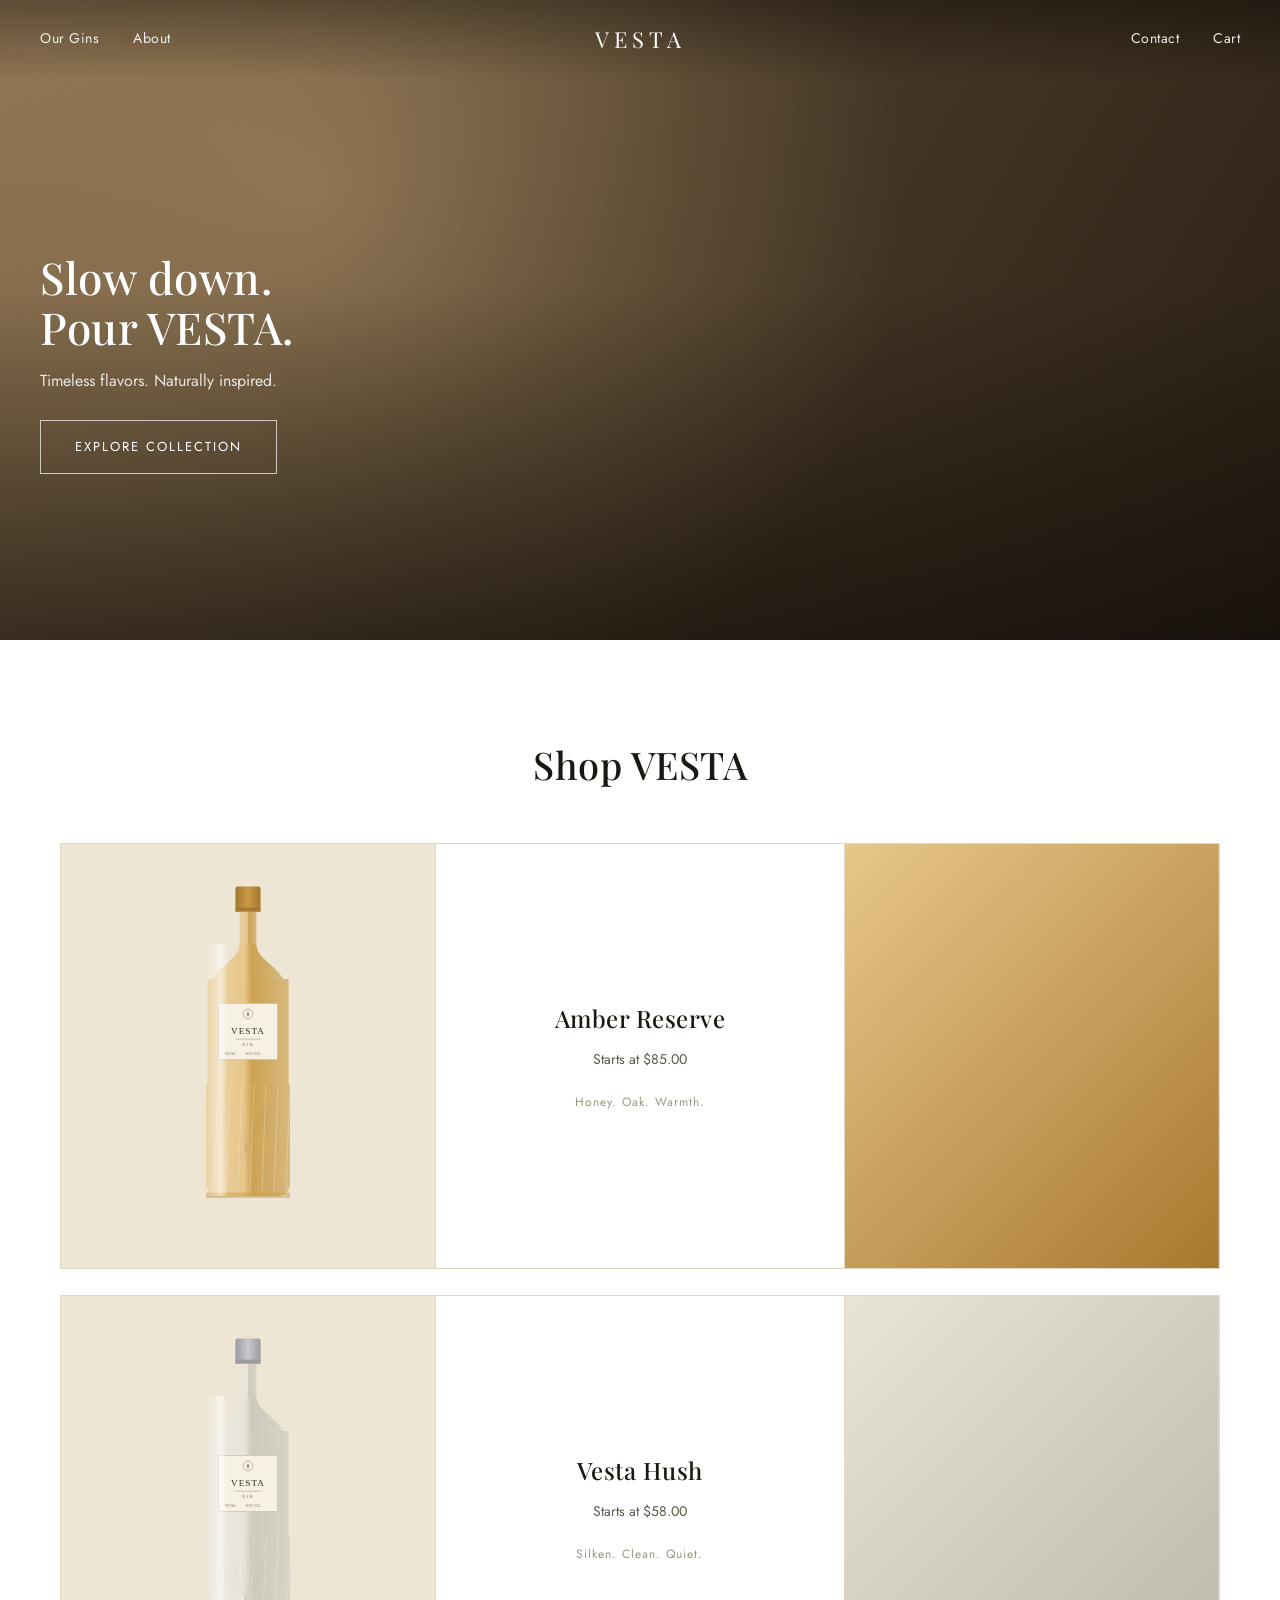
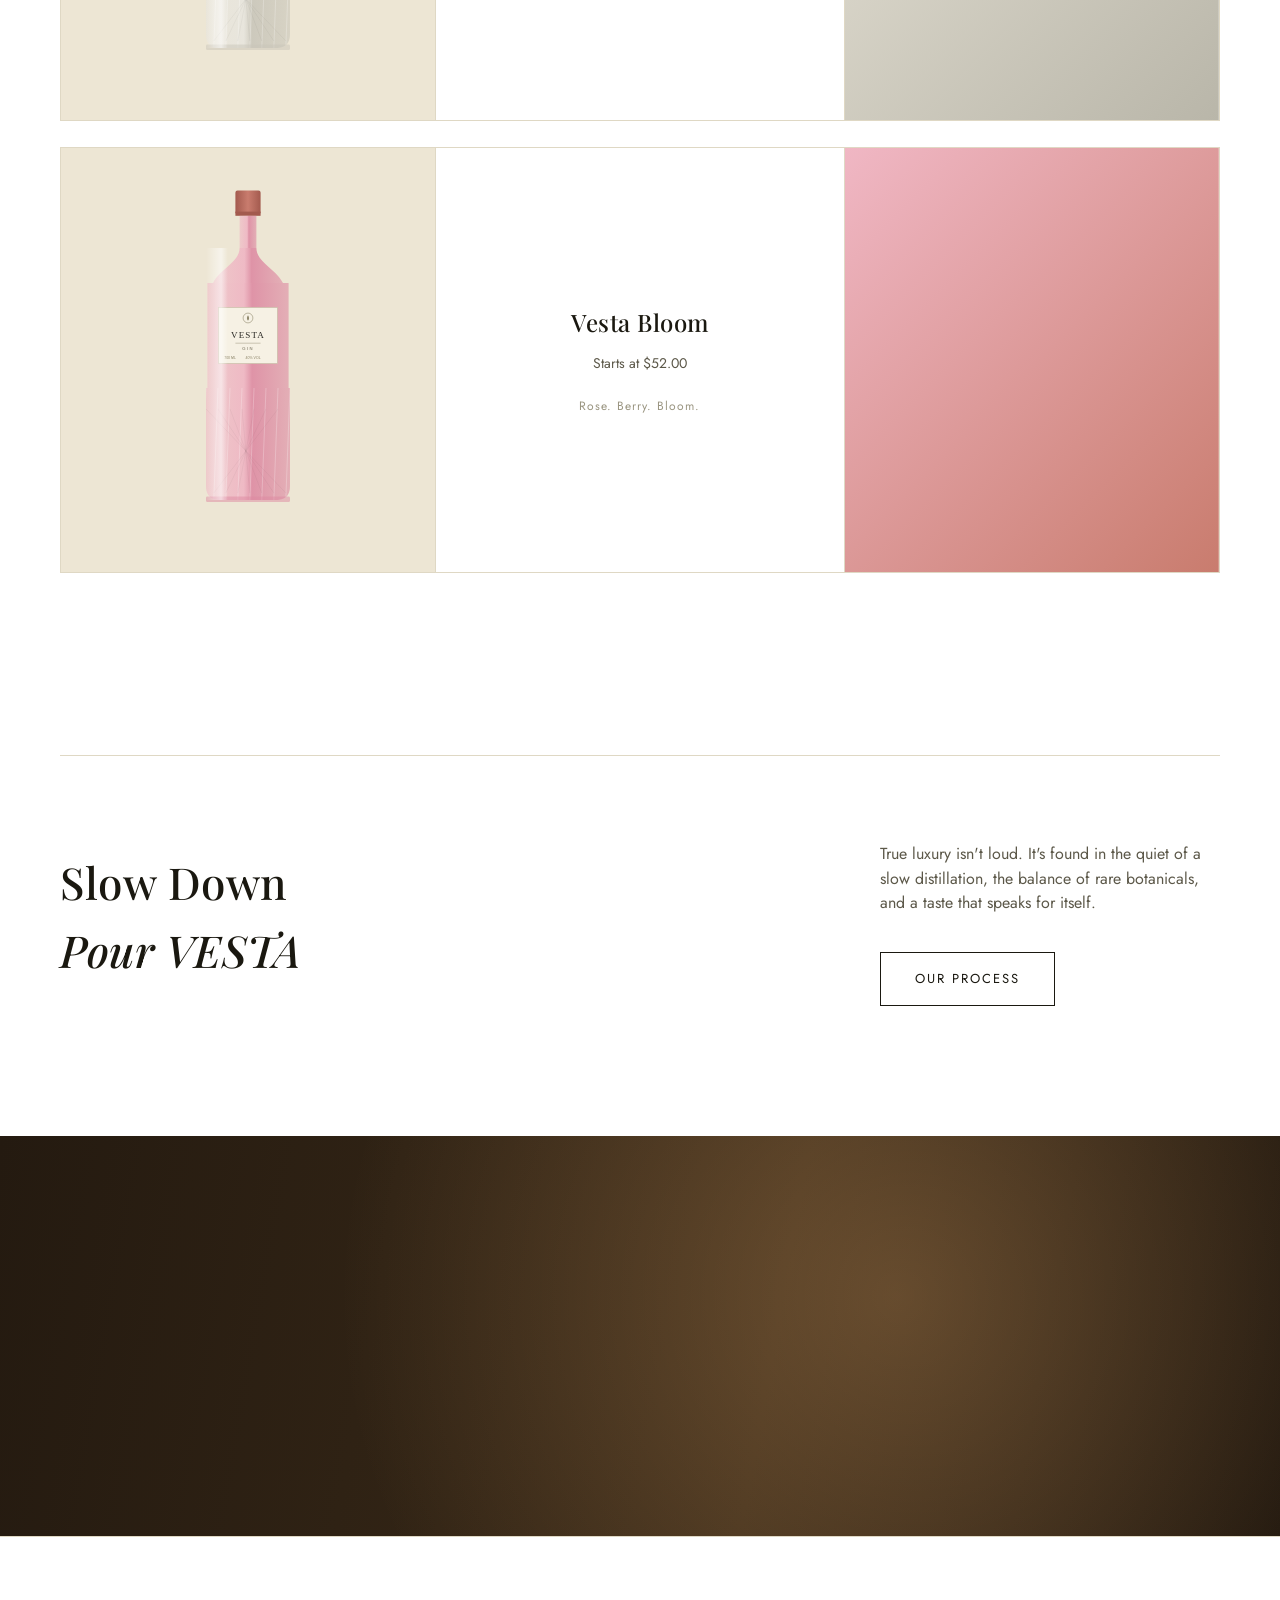
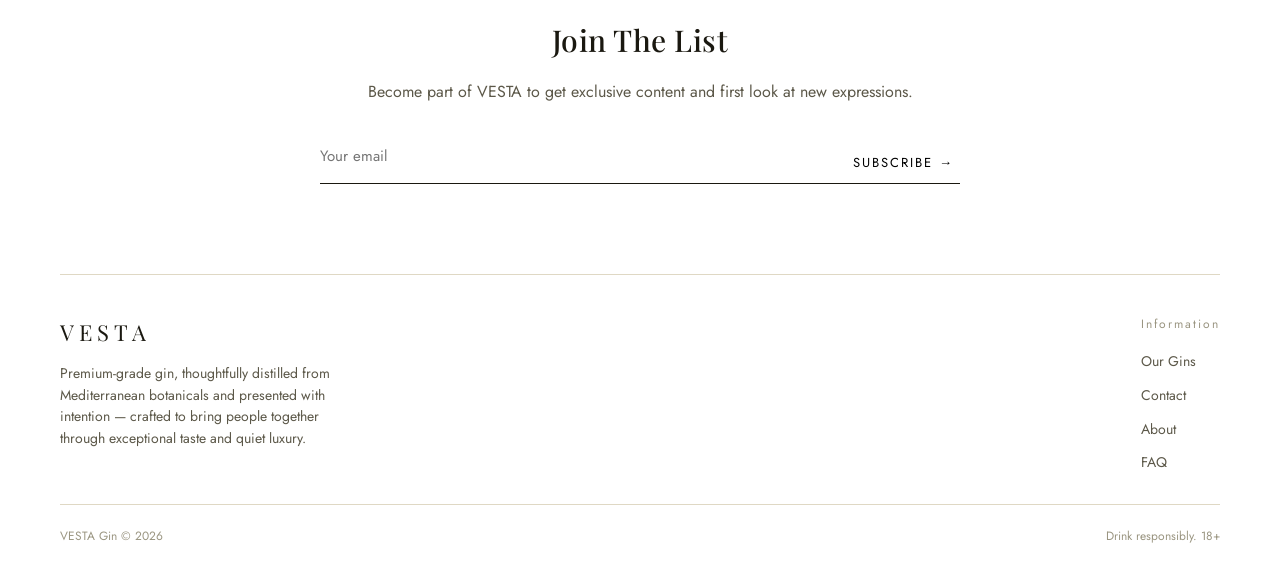
<file: index.html>
<!DOCTYPE html>
<html lang="en">
<head>
<meta charset="UTF-8">
<meta name="viewport" content="width=device-width, initial-scale=1.0">
<title>VESTA Gin — Slow Down. Pour VESTA.</title>
<link rel="preconnect" href="https://fonts.googleapis.com">
<link href="https://fonts.googleapis.com/css2?family=Playfair+Display:ital,wght@0,400;0,500;0,600;1,500&family=Jost:wght@300;400;500&display=swap" rel="stylesheet">
<link rel="stylesheet" href="styles.css">
</head>
<body>

<header class="site-header on-image">
  <div class="nav-side">
    <a class="nav-link" href="our-gins.html">Our Gins</a>
    <a class="nav-link" href="about.html">About</a>
  </div>
  <a href="index.html" class="wordmark">VESTA</a>
  <div class="nav-side right">
    <a class="nav-link" href="contact.html">Contact</a>
    <a class="nav-link cart-link" href="cart.html">Cart</a>
    <button class="hamburger icon-btn" aria-label="Menu">☰</button>
  </div>
</header>

<div class="mobile-menu">
  <button class="close-btn">CLOSE ✕</button>
  <nav>
    <a href="our-gins.html">Our Gins</a>
    <a href="about.html">About</a>
    <a href="contact.html">Contact</a>
    <a href="cart.html">Cart</a>
  </nav>
</div>

<section class="hero" style="background-image: radial-gradient(circle at 25% 30%, rgba(233,197,140,.35), transparent 55%), linear-gradient(120deg,#8a7050 0%,#4f3f2c 45%,#2a2015 100%);">
  <div class="hero-inner">
    <h1>Slow down.<br>Pour VESTA.</h1>
    <p>Timeless flavors. Naturally inspired.</p>
    <a href="our-gins.html" class="btn btn-ghost-light">Explore collection</a>
  </div>
</section>

<section>
  <div class="container">
    <h2 class="section-title reveal">Shop VESTA</h2>
    <div style="height:40px"></div>

    <div class="shop-row reveal">
      <div class="bottle-cell"><img src="bottle-amber-reserve.svg" alt="Amber Reserve bottle"></div>
      <div class="info-cell">
        <h3>Amber Reserve</h3>
        <span class="price">Starts at $85.00</span>
        <span class="tag">Honey. Oak. Warmth.</span>
      </div>
      <div class="photo-cell" style="background-image: linear-gradient(135deg,#e6c78a,#a9782f);"></div>
    </div>

    <div class="shop-row reveal">
      <div class="bottle-cell"><img src="bottle-hush.svg" alt="Vesta Hush bottle"></div>
      <div class="info-cell">
        <h3>Vesta Hush</h3>
        <span class="price">Starts at $58.00</span>
        <span class="tag">Silken. Clean. Quiet.</span>
      </div>
      <div class="photo-cell" style="background-image: linear-gradient(135deg,#e8e4d8,#b9b6a9);"></div>
    </div>

    <div class="shop-row reveal">
      <div class="bottle-cell"><img src="bottle-bloom.svg" alt="Vesta Bloom bottle"></div>
      <div class="info-cell">
        <h3>Vesta Bloom</h3>
        <span class="price">Starts at $52.00</span>
        <span class="tag">Rose. Berry. Bloom.</span>
      </div>
      <div class="photo-cell" style="background-image: linear-gradient(135deg,#f0b7c4,#c97c6e);"></div>
    </div>
  </div>
</section>

<section class="section-tight">
  <div class="container">
    <div class="slow-band reveal">
      <div>
        <h2>Slow Down<br><span class="script">Pour VESTA</span></h2>
      </div>
      <div>
        <p>True luxury isn't loud. It's found in the quiet of a slow distillation, the balance of rare botanicals, and a taste that speaks for itself.</p>
        <a href="about.html" class="btn" style="margin-top:20px;">Our process</a>
      </div>
    </div>
  </div>
</section>

<div class="photo-band reveal" style="background-image: radial-gradient(circle at 70% 40%, rgba(255,190,120,.25), transparent 60%), linear-gradient(100deg,#241a10,#3a2a18 60%,#1c140c);"></div>

<div class="newsletter">
  <div class="container">
    <h2>Join The List</h2>
    <p>Become part of VESTA to get exclusive content and first look at new expressions.</p>
    <form class="newsletter-form">
      <input type="email" placeholder="Your email" required>
      <button type="submit">Subscribe →</button>
    </form>
  </div>
</div>

<footer class="site-footer">
  <div class="container">
    <div class="footer-grid">
      <div class="footer-brand">
        <div class="wordmark">VESTA</div>
        <p>Premium-grade gin, thoughtfully distilled from Mediterranean botanicals and presented with intention — crafted to bring people together through exceptional taste and quiet luxury.</p>
      </div>
      <div class="footer-cols">
        <div>
          <span class="label">Information</span>
          <a href="our-gins.html">Our Gins</a>
          <a href="contact.html">Contact</a>
          <a href="about.html">About</a>
          <a href="about.html#faq">FAQ</a>
        </div>
      </div>
    </div>
    <div class="footer-bottom">
      <span>VESTA Gin © 2026</span>
      <span>Drink responsibly. 18+</span>
    </div>
  </div>
</footer>

<script src="script.js"></script>
</body>
</html>
</file>
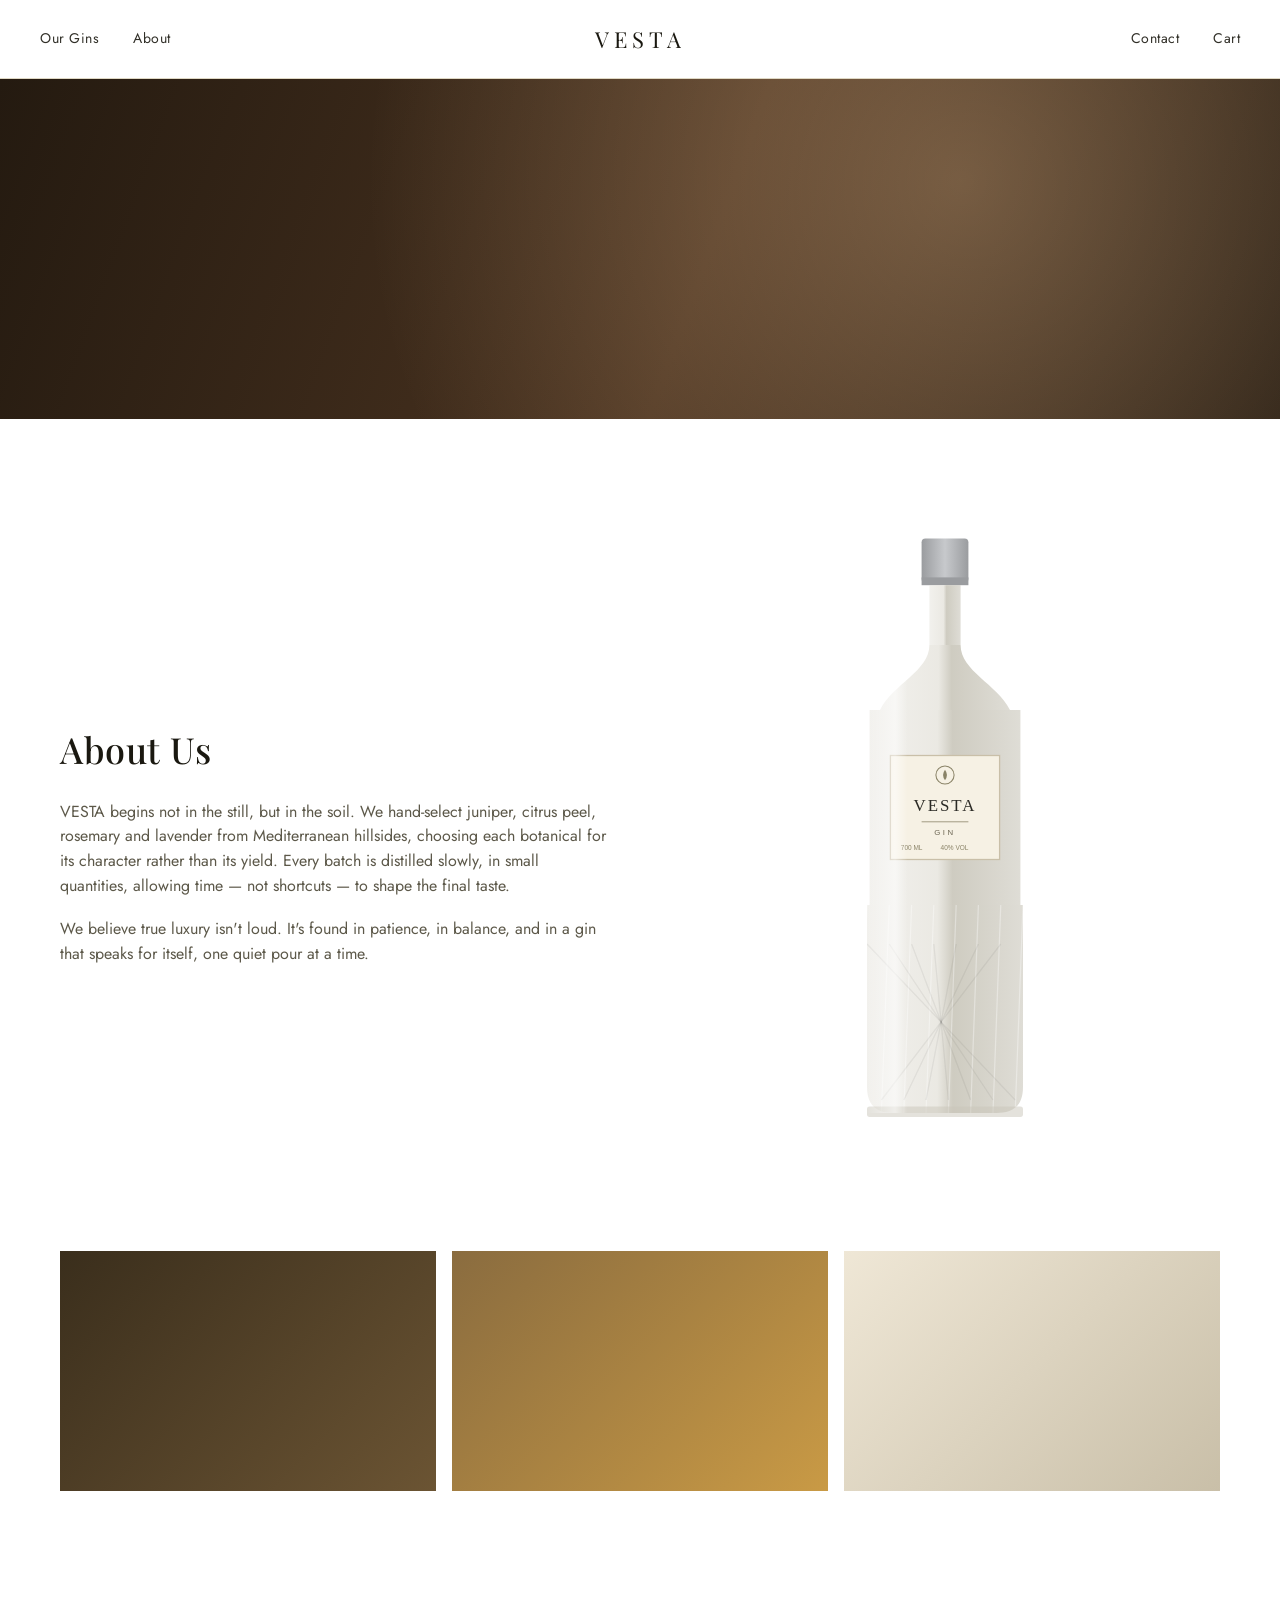
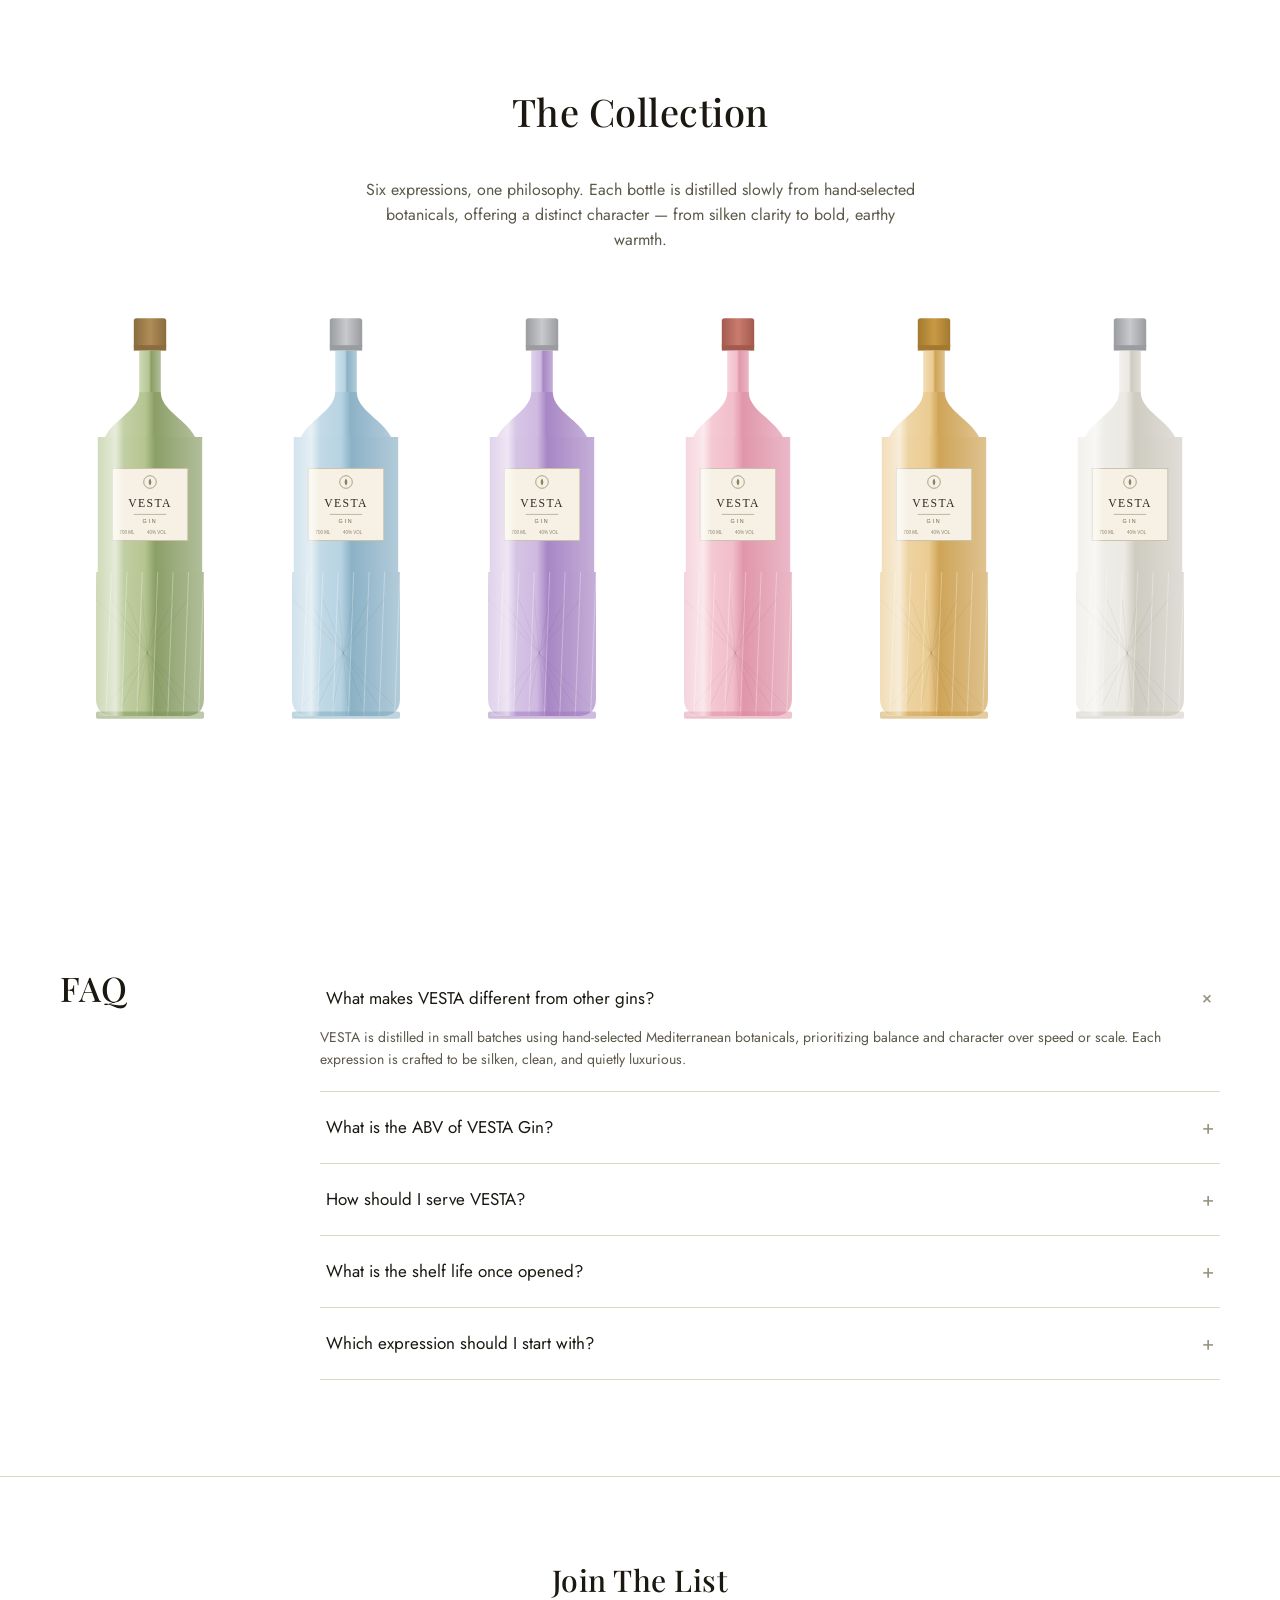
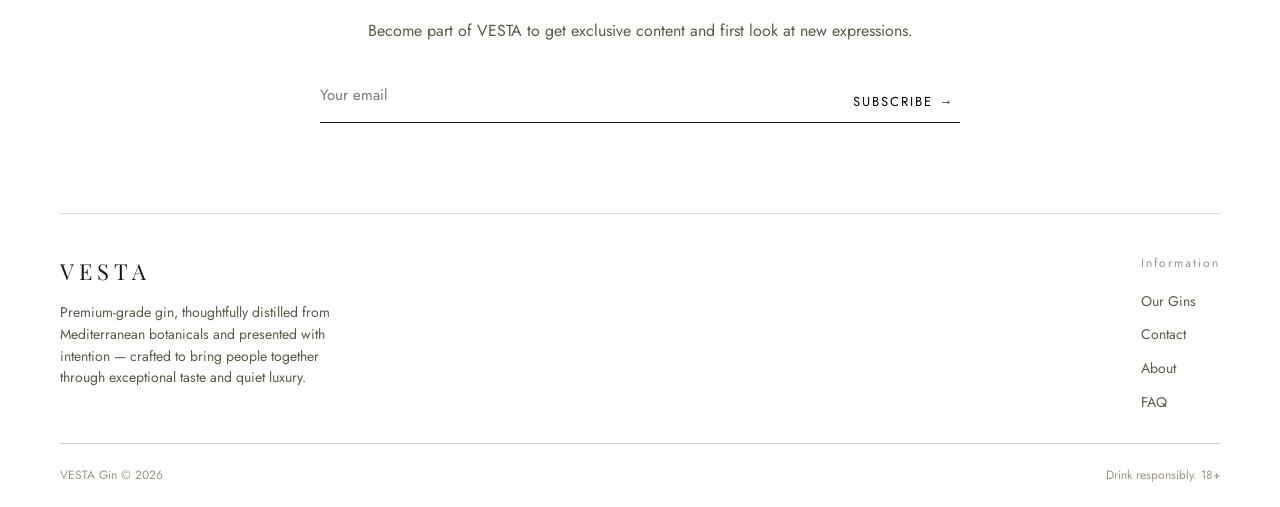
<file: about.html>
<!DOCTYPE html>
<html lang="en">
<head>
<meta charset="UTF-8">
<meta name="viewport" content="width=device-width, initial-scale=1.0">
<title>About Us — VESTA</title>
<link rel="preconnect" href="https://fonts.googleapis.com">
<link href="https://fonts.googleapis.com/css2?family=Playfair+Display:ital,wght@0,400;0,500;0,600;1,500&family=Jost:wght@300;400;500&display=swap" rel="stylesheet">
<link rel="stylesheet" href="styles.css">
</head>
<body>

<header class="site-header">
  <div class="nav-side">
    <a class="nav-link" href="our-gins.html">Our Gins</a>
    <a class="nav-link" href="about.html">About</a>
  </div>
  <a href="index.html" class="wordmark">VESTA</a>
  <div class="nav-side right">
    <a class="nav-link" href="contact.html">Contact</a>
    <a class="nav-link cart-link" href="cart.html">Cart</a>
    <button class="hamburger icon-btn" aria-label="Menu">☰</button>
  </div>
</header>

<div class="mobile-menu">
  <button class="close-btn">CLOSE ✕</button>
  <nav>
    <a href="our-gins.html">Our Gins</a>
    <a href="about.html">About</a>
    <a href="contact.html">Contact</a>
    <a href="cart.html">Cart</a>
  </nav>
</div>

<div class="about-hero" style="background-image: radial-gradient(circle at 75% 30%, rgba(255,210,160,.3), transparent 60%), linear-gradient(110deg,#241a10,#4a3320 55%,#241a10);"></div>

<section>
  <div class="container">
    <div class="about-intro reveal">
      <div>
        <h1 style="font-size:36px;margin-bottom:22px;">About Us</h1>
        <p>VESTA begins not in the still, but in the soil. We hand-select juniper, citrus peel, rosemary and lavender from Mediterranean hillsides, choosing each botanical for its character rather than its yield. Every batch is distilled slowly, in small quantities, allowing time — not shortcuts — to shape the final taste.</p>
        <p>We believe true luxury isn't loud. It's found in patience, in balance, and in a gin that speaks for itself, one quiet pour at a time.</p>
      </div>
      <img src="bottle-hush.svg" alt="VESTA bottle detail" style="max-width:260px;justify-self:center;">
    </div>

    <div style="height:60px"></div>

    <div class="trio-row reveal">
      <div style="min-height:240px;background-image:linear-gradient(135deg,#3a2e1c,#6b5433);"></div>
      <div style="min-height:240px;background-image:linear-gradient(135deg,#8a6c3f,#c99a45);"></div>
      <div style="min-height:240px;background-image:linear-gradient(135deg,#efe7d6,#c9bfa8);"></div>
    </div>
  </div>
</section>

<section>
  <div class="container">
    <div class="collection-strip reveal" style="justify-content:center;flex-wrap:wrap;text-align:center;flex-direction:column;">
      <h2 class="section-title">The Collection</h2>
      <p class="section-lede">Six expressions, one philosophy. Each bottle is distilled slowly from hand-selected botanicals, offering a distinct character — from silken clarity to bold, earthy warmth.</p>
    </div>
    <div class="bottle-grid reveal">
      <img src="bottle-sage.svg" alt="Vesta Sage">
      <img src="bottle-mist.svg" alt="Vesta Mist">
      <img src="bottle-dusk.svg" alt="Vesta Dusk">
      <img src="bottle-bloom.svg" alt="Vesta Bloom">
      <img src="bottle-amber-reserve.svg" alt="Amber Reserve">
      <img src="bottle-hush.svg" alt="Vesta Hush">
    </div>
  </div>
</section>

<section id="faq">
  <div class="container">
    <div class="faq-wrap">
      <h2 style="font-size:34px;">FAQ</h2>
      <div>
        <div class="faq-item open">
          <button class="faq-q"><span>What makes VESTA different from other gins?</span><span class="sign">+</span></button>
          <div class="faq-a">VESTA is distilled in small batches using hand-selected Mediterranean botanicals, prioritizing balance and character over speed or scale. Each expression is crafted to be silken, clean, and quietly luxurious.</div>
        </div>
        <div class="faq-item">
          <button class="faq-q"><span>What is the ABV of VESTA Gin?</span><span class="sign">+</span></button>
          <div class="faq-a">Most VESTA expressions are bottled at 40% ABV; Amber Reserve is bottled at 43% ABV.</div>
        </div>
        <div class="faq-item">
          <button class="faq-q"><span>How should I serve VESTA?</span><span class="sign">+</span></button>
          <div class="faq-a">Serve chilled, over ice, or in your favourite gin & tonic. Each expression's tasting notes suggest a preferred garnish.</div>
        </div>
        <div class="faq-item">
          <button class="faq-q"><span>What is the shelf life once opened?</span><span class="sign">+</span></button>
          <div class="faq-a">Once opened, VESTA keeps its character for up to two years when stored upright, away from direct sunlight.</div>
        </div>
        <div class="faq-item">
          <button class="faq-q"><span>Which expression should I start with?</span><span class="sign">+</span></button>
          <div class="faq-a">Vesta Hush is our classic, purist expression — a great introduction before exploring the rest of the collection.</div>
        </div>
      </div>
    </div>
  </div>
</section>

<div class="newsletter">
  <div class="container">
    <h2>Join The List</h2>
    <p>Become part of VESTA to get exclusive content and first look at new expressions.</p>
    <form class="newsletter-form">
      <input type="email" placeholder="Your email" required>
      <button type="submit">Subscribe →</button>
    </form>
  </div>
</div>

<footer class="site-footer">
  <div class="container">
    <div class="footer-grid">
      <div class="footer-brand">
        <div class="wordmark">VESTA</div>
        <p>Premium-grade gin, thoughtfully distilled from Mediterranean botanicals and presented with intention — crafted to bring people together through exceptional taste and quiet luxury.</p>
      </div>
      <div class="footer-cols">
        <div>
          <span class="label">Information</span>
          <a href="our-gins.html">Our Gins</a>
          <a href="contact.html">Contact</a>
          <a href="about.html">About</a>
          <a href="about.html#faq">FAQ</a>
        </div>
      </div>
    </div>
    <div class="footer-bottom">
      <span>VESTA Gin © 2026</span>
      <span>Drink responsibly. 18+</span>
    </div>
  </div>
</footer>

<script src="script.js"></script>
</body>
</html>
</file>
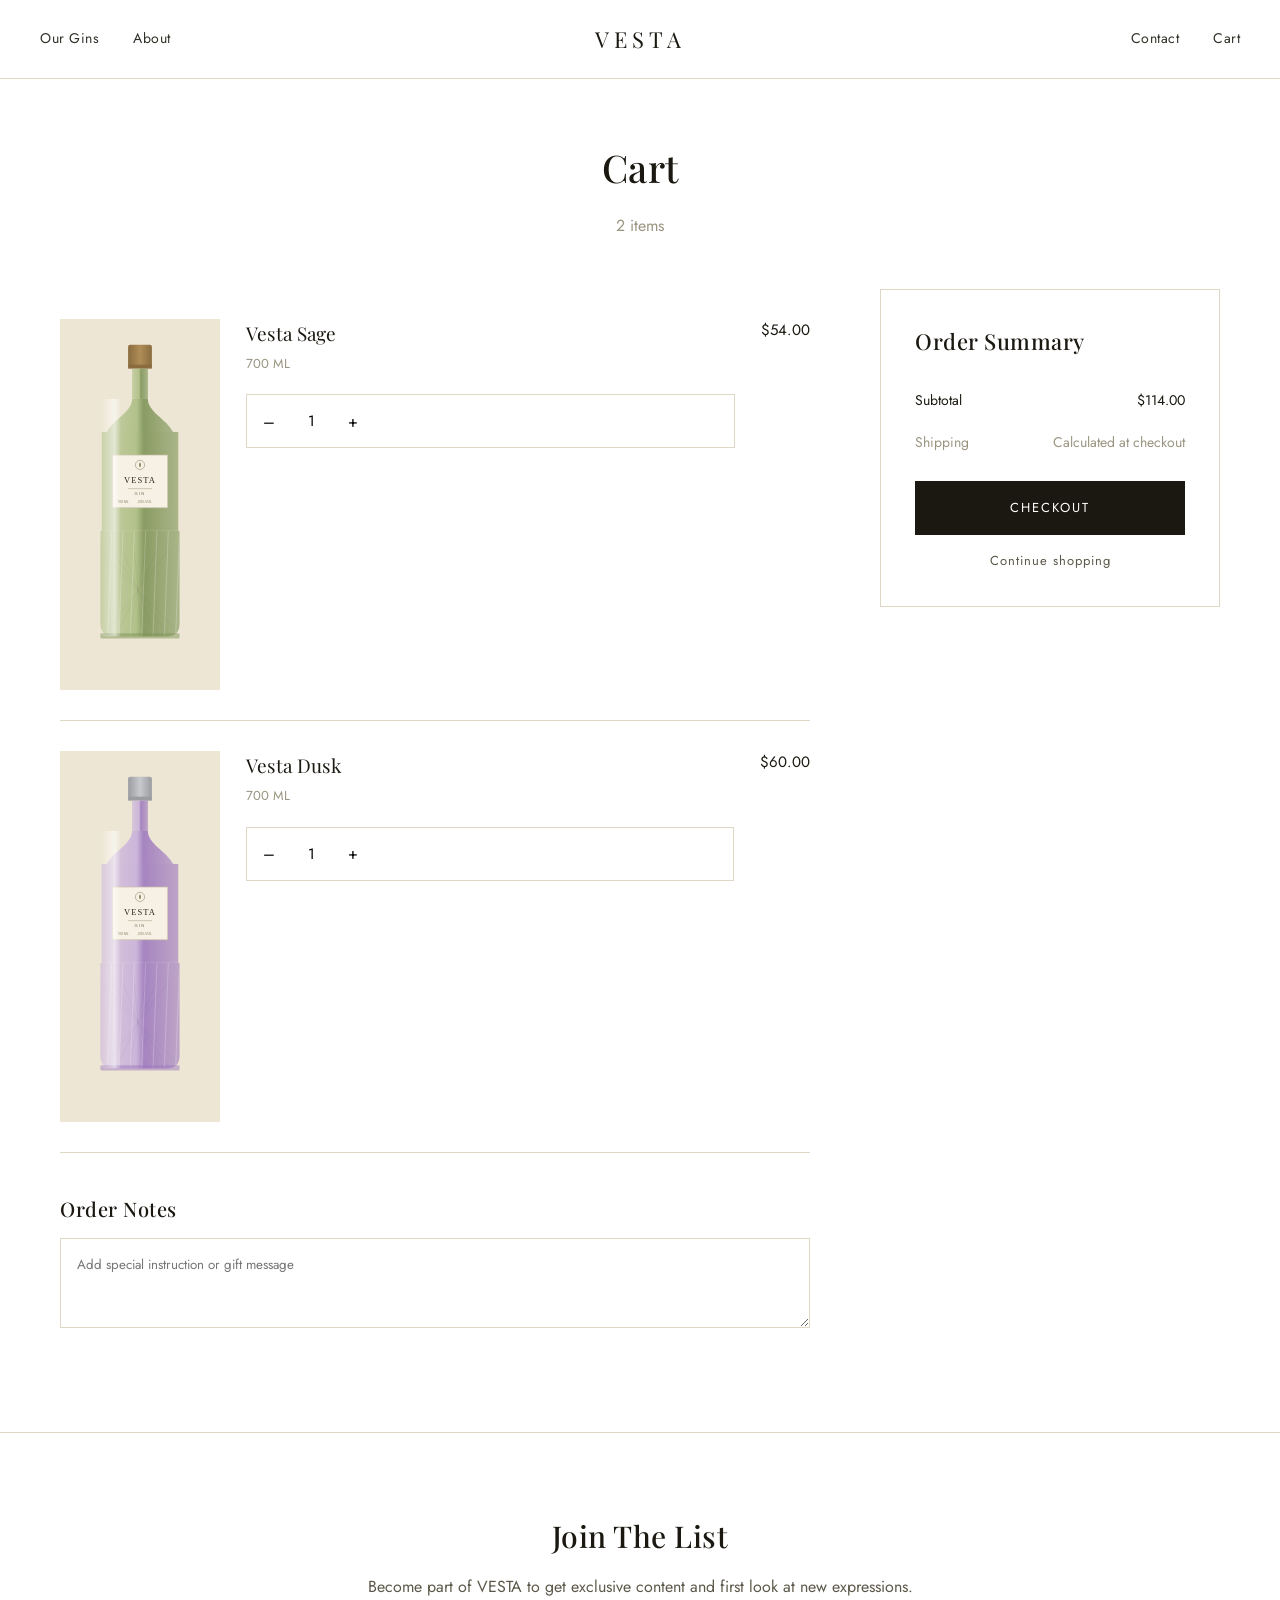
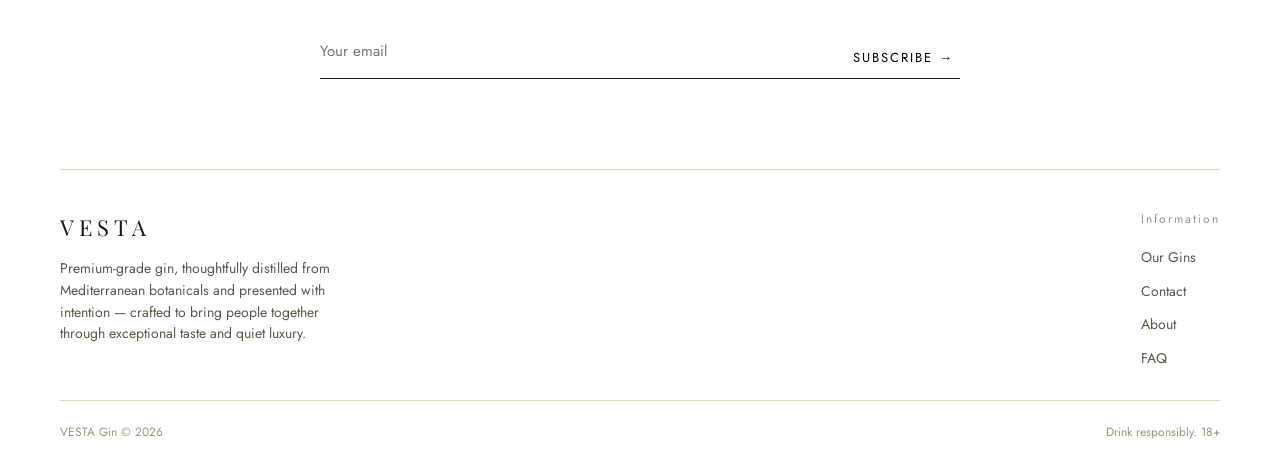
<file: cart.html>
<!DOCTYPE html>
<html lang="en">
<head>
<meta charset="UTF-8">
<meta name="viewport" content="width=device-width, initial-scale=1.0">
<title>Cart — VESTA</title>
<link rel="preconnect" href="https://fonts.googleapis.com">
<link href="https://fonts.googleapis.com/css2?family=Playfair+Display:ital,wght@0,400;0,500;0,600;1,500&family=Jost:wght@300;400;500&display=swap" rel="stylesheet">
<link rel="stylesheet" href="styles.css">
</head>
<body>

<header class="site-header">
  <div class="nav-side">
    <a class="nav-link" href="our-gins.html">Our Gins</a>
    <a class="nav-link" href="about.html">About</a>
  </div>
  <a href="index.html" class="wordmark">VESTA</a>
  <div class="nav-side right">
    <a class="nav-link" href="contact.html">Contact</a>
    <a class="nav-link cart-link" href="cart.html">Cart</a>
    <button class="hamburger icon-btn" aria-label="Menu">☰</button>
  </div>
</header>

<div class="mobile-menu">
  <button class="close-btn">CLOSE ✕</button>
  <nav>
    <a href="our-gins.html">Our Gins</a>
    <a href="about.html">About</a>
    <a href="contact.html">Contact</a>
    <a href="cart.html">Cart</a>
  </nav>
</div>

<!-- FILLED STATE -->
<section id="filledCart" style="padding-top:60px;">
  <div class="container">
    <h1 class="section-title" style="text-align:center;">Cart</h1>
    <p style="text-align:center;color:var(--ink-faint);margin-bottom:50px;">2 items</p>

    <div class="cart-layout">
      <div>
        <div class="cart-item">
          <img src="bottle-sage.svg" alt="Vesta Sage">
          <div>
            <div class="name">Vesta Sage</div>
            <div class="size">700 ML</div>
            <div class="stepper-row">
              <div class="qty-stepper">
                <button class="qty-minus" type="button">–</button>
                <input type="text" value="1" inputmode="numeric">
                <button class="qty-plus" type="button">+</button>
              </div>
            </div>
          </div>
          <div class="price" data-unit="54">$54.00</div>
        </div>

        <div class="cart-item">
          <img src="bottle-dusk.svg" alt="Vesta Dusk">
          <div>
            <div class="name">Vesta Dusk</div>
            <div class="size">700 ML</div>
            <div class="stepper-row">
              <div class="qty-stepper">
                <button class="qty-minus" type="button">–</button>
                <input type="text" value="1" inputmode="numeric">
                <button class="qty-plus" type="button">+</button>
              </div>
            </div>
          </div>
          <div class="price" data-unit="60">$60.00</div>
        </div>

        <div class="order-notes" style="margin-top:40px;">
          <h2 style="font-size:20px;margin-bottom:14px;">Order Notes</h2>
          <textarea placeholder="Add special instruction or gift message"></textarea>
        </div>
      </div>

      <div class="summary-box">
        <h2>Order Summary</h2>
        <div class="summary-row"><span>Subtotal</span><span data-subtotal>$114.00</span></div>
        <div class="summary-row muted"><span>Shipping</span><span>Calculated at checkout</span></div>
        <a href="checkout.html" class="btn btn-solid btn-block">Checkout</a>
        <a href="our-gins.html" class="continue-link">Continue shopping</a>
      </div>
    </div>
  </div>
</section>

<!-- EMPTY STATE (hidden by default) -->
<section id="emptyCart" class="hidden">
  <div class="container empty-cart">
    <h1>Your cart is empty</h1>
    <p>Looks like you haven't added anything to your cart yet</p>
    <a href="our-gins.html" class="btn">Explore collection</a>
  </div>
</section>

<div class="newsletter">
  <div class="container">
    <h2>Join The List</h2>
    <p>Become part of VESTA to get exclusive content and first look at new expressions.</p>
    <form class="newsletter-form">
      <input type="email" placeholder="Your email" required>
      <button type="submit">Subscribe →</button>
    </form>
  </div>
</div>

<footer class="site-footer">
  <div class="container">
    <div class="footer-grid">
      <div class="footer-brand">
        <div class="wordmark">VESTA</div>
        <p>Premium-grade gin, thoughtfully distilled from Mediterranean botanicals and presented with intention — crafted to bring people together through exceptional taste and quiet luxury.</p>
      </div>
      <div class="footer-cols">
        <div>
          <span class="label">Information</span>
          <a href="our-gins.html">Our Gins</a>
          <a href="contact.html">Contact</a>
          <a href="about.html">About</a>
          <a href="about.html#faq">FAQ</a>
        </div>
      </div>
    </div>
    <div class="footer-bottom">
      <span>VESTA Gin © 2026</span>
      <span>Drink responsibly. 18+</span>
    </div>
  </div>
</footer>

<script src="script.js"></script>
<script>
  // demo-only: append ?empty=1 to the URL to preview the empty-cart state
  if (new URLSearchParams(location.search).get('empty') === '1') {
    document.getElementById('filledCart').classList.add('hidden');
    document.getElementById('emptyCart').classList.remove('hidden');
  }
</script>
</body>
</html>
</file>
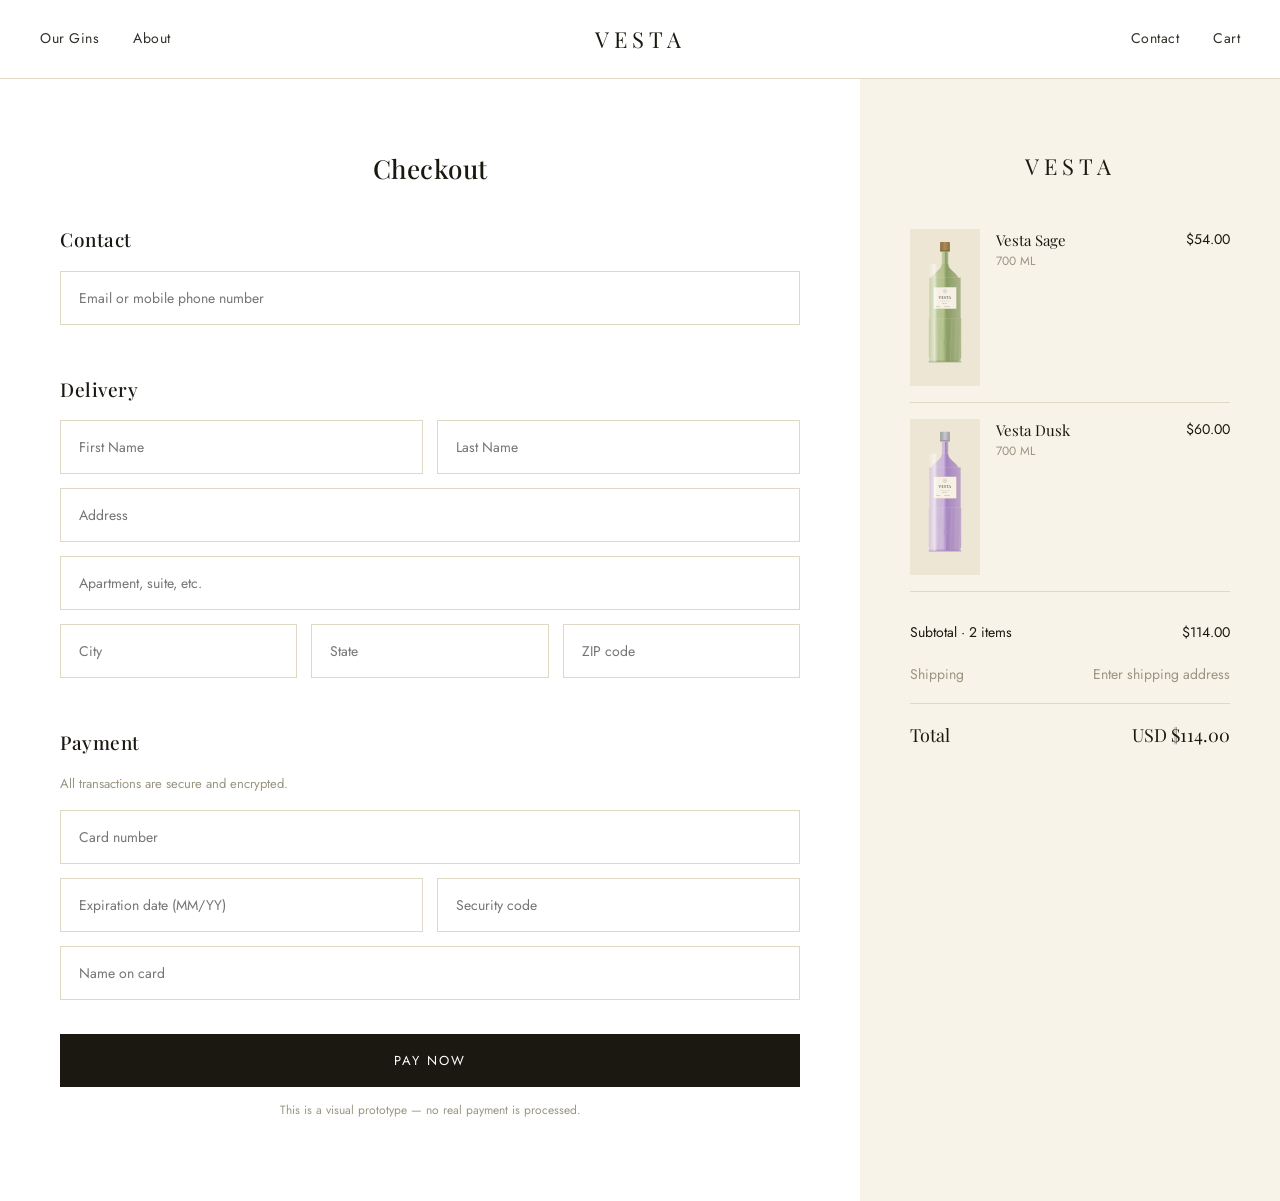
<file: checkout.html>
<!DOCTYPE html>
<html lang="en">
<head>
<meta charset="UTF-8">
<meta name="viewport" content="width=device-width, initial-scale=1.0">
<title>Checkout — VESTA</title>
<link rel="preconnect" href="https://fonts.googleapis.com">
<link href="https://fonts.googleapis.com/css2?family=Playfair+Display:ital,wght@0,400;0,500;0,600;1,500&family=Jost:wght@300;400;500&display=swap" rel="stylesheet">
<link rel="stylesheet" href="styles.css">
</head>
<body>

<header class="site-header">
  <div class="nav-side">
    <a class="nav-link" href="our-gins.html">Our Gins</a>
    <a class="nav-link" href="about.html">About</a>
  </div>
  <a href="index.html" class="wordmark">VESTA</a>
  <div class="nav-side right">
    <a class="nav-link" href="contact.html">Contact</a>
    <a class="nav-link cart-link" href="cart.html">Cart</a>
    <button class="hamburger icon-btn" aria-label="Menu">☰</button>
  </div>
</header>

<div class="mobile-menu">
  <button class="close-btn">CLOSE ✕</button>
  <nav>
    <a href="our-gins.html">Our Gins</a>
    <a href="about.html">About</a>
    <a href="contact.html">Contact</a>
    <a href="cart.html">Cart</a>
  </nav>
</div>

<div class="checkout-layout">
  <div class="checkout-form">
    <h1 style="text-align:center;">Checkout</h1>

    <div class="disclosure">
      <span>Order summary +</span>
      <span>$114.00</span>
    </div>

    <form class="checkout-form-el">
      <h2>Contact</h2>
      <input class="field" type="text" placeholder="Email or mobile phone number" required>

      <h2>Delivery</h2>
      <div class="field-row">
        <input class="field" type="text" placeholder="First Name" required>
        <input class="field" type="text" placeholder="Last Name" required>
      </div>
      <input class="field" type="text" placeholder="Address" required>
      <input class="field" type="text" placeholder="Apartment, suite, etc.">
      <div class="field-row">
        <input class="field" type="text" placeholder="City" required>
        <input class="field" type="text" placeholder="State">
        <input class="field" type="text" placeholder="ZIP code">
      </div>

      <h2>Payment</h2>
      <p style="color:var(--ink-faint);font-size:13px;margin-bottom:16px;">All transactions are secure and encrypted.</p>
      <input class="field" type="text" placeholder="Card number">
      <div class="field-row">
        <input class="field" type="text" placeholder="Expiration date (MM/YY)">
        <input class="field" type="text" placeholder="Security code">
      </div>
      <input class="field" type="text" placeholder="Name on card">

      <button type="submit" class="btn btn-solid btn-block" style="margin-top:20px;">Pay now</button>
      <p style="text-align:center;color:var(--ink-faint);font-size:12px;margin-top:14px;">This is a visual prototype — no real payment is processed.</p>
    </form>
  </div>

  <aside class="checkout-summary">
    <div class="wordmark" style="margin-bottom:30px;">VESTA</div>
    <div class="summary-line-item">
      <img src="bottle-sage.svg" alt="Vesta Sage">
      <div>
        <div class="name">Vesta Sage</div>
        <div class="size">700 ML</div>
      </div>
      <div class="price">$54.00</div>
    </div>
    <div class="summary-line-item">
      <img src="bottle-dusk.svg" alt="Vesta Dusk">
      <div>
        <div class="name">Vesta Dusk</div>
        <div class="size">700 ML</div>
      </div>
      <div class="price">$60.00</div>
    </div>
    <div class="summary-row" style="margin-top:20px;"><span>Subtotal · 2 items</span><span>$114.00</span></div>
    <div class="summary-row muted"><span>Shipping</span><span>Enter shipping address</span></div>
    <div class="summary-row" style="font-family:'Playfair Display',serif;font-size:18px;border-top:1px solid var(--line);padding-top:18px;margin-top:8px;"><span>Total</span><span>USD $114.00</span></div>
  </aside>
</div>

<script src="script.js"></script>
</body>
</html>
</file>
<file: styles.css>
/* ============ VESTA — shared styles ============ */
:root{
  --cream:#F7F3E9;
  --paper:#FFFFFF;
  --stone:#EDE6D4;
  --ink:#1A1810;
  --ink-soft:#5C5849;
  --ink-faint:#9A9581;
  --line:#DFD8C4;
  --gold:#AE8A54;
  --gold-dark:#8A6C3F;
  --sage:#93A66A;
  --mist:#7FA9C0;
  --dusk:#9E79BE;
  --amber:#C99A45;
  --bloom:#C97C6E;
  --shadow: 0 20px 50px rgba(26,24,16,0.10);
  --ease: cubic-bezier(.22,.61,.36,1);
}

*,*::before,*::after{ box-sizing:border-box; }
html{ scroll-behavior:smooth; }
body{
  margin:0;
  background:var(--paper);
  color:var(--ink);
  font-family:'Jost','Helvetica Neue',Arial,sans-serif;
  font-size:16px;
  line-height:1.55;
  -webkit-font-smoothing:antialiased;
}
img,svg{ max-width:100%; display:block; }
a{ color:inherit; text-decoration:none; }
button{ font-family:inherit; cursor:pointer; }
input,textarea{ font-family:inherit; }
h1,h2,h3,h4{
  font-family:'Playfair Display',Georgia,serif;
  font-weight:500;
  margin:0;
  letter-spacing:.5px;
  color:var(--ink);
}
.container{ max-width:1240px; margin:0 auto; padding:0 40px; }
@media (max-width:900px){ .container{ padding:0 22px; } }

.eyebrow{
  font-size:12px; letter-spacing:3px; text-transform:uppercase;
  color:var(--ink-faint); display:block; margin-bottom:10px;
}

/* ---------- Buttons ---------- */
.btn{
  display:inline-flex; align-items:center; justify-content:center;
  gap:8px; padding:16px 34px; border:1px solid var(--ink);
  background:transparent; color:var(--ink);
  font-size:13px; letter-spacing:2px; text-transform:uppercase;
  transition:background .3s var(--ease), color .3s var(--ease), border-color .3s var(--ease);
}
.btn:hover{ background:var(--ink); color:var(--paper); }
.btn-solid{ background:var(--ink); color:var(--paper); border-color:var(--ink); }
.btn-solid:hover{ background:transparent; color:var(--ink); }
.btn-block{ width:100%; }
.btn-ghost-light{ border-color:rgba(255,255,255,.7); color:#fff; }
.btn-ghost-light:hover{ background:#fff; color:var(--ink); }

/* ---------- Header ---------- */
.site-header{
  position:sticky; top:0; z-index:100;
  display:flex; align-items:center; justify-content:space-between;
  padding:22px 40px;
  background:rgba(255,255,255,.86);
  backdrop-filter:blur(10px);
  border-bottom:1px solid var(--line);
}
.site-header.on-image{
  position:absolute; left:0; right:0; top:0;
  background:linear-gradient(to bottom, rgba(0,0,0,.35), rgba(0,0,0,0));
  border-bottom:none;
}
.site-header.on-image .nav-link, .site-header.on-image .wordmark, .site-header.on-image .icon-btn{ color:#fff; }
.nav-side{ display:flex; align-items:center; gap:34px; flex:1; }
.nav-side.right{ justify-content:flex-end; }
.nav-link{ font-size:14px; letter-spacing:.5px; color:var(--ink); opacity:.9; transition:opacity .2s; }
.nav-link:hover{ opacity:.55; }
.wordmark{
  font-family:'Playfair Display',Georgia,serif; font-size:22px;
  letter-spacing:5px; text-align:center; color:var(--ink);
}
.icon-btn{ background:none; border:0; color:var(--ink); padding:4px; }
.hamburger{ display:none; }
.mobile-menu{
  display:none; position:fixed; inset:0; z-index:200; background:var(--cream);
  padding:26px; flex-direction:column;
}
.mobile-menu.open{ display:flex; }
.mobile-menu .close-btn{ align-self:flex-end; background:none; border:0; font-size:15px; letter-spacing:2px; }
.mobile-menu nav{ margin-top:60px; display:flex; flex-direction:column; gap:26px; }
.mobile-menu nav a{ font-family:'Playfair Display',serif; font-size:26px; }

@media (max-width:900px){
  .site-header{ padding:18px 20px; }
  .nav-side{ display:none; }
  .nav-side.right{ display:flex; flex:0; }
  .nav-side.right .nav-link{ display:none; }
  .nav-side.right .cart-link{ display:inline; }
  .hamburger{ display:inline-flex; }
  .wordmark{ font-size:18px; letter-spacing:3px; }
}

/* ---------- Hero ---------- */
.hero{
  position:relative; min-height:640px; display:flex; align-items:flex-end;
  background-size:cover; background-position:center;
  color:#fff; overflow:hidden;
}
.hero::after{
  content:''; position:absolute; inset:0;
  background:linear-gradient(to top, rgba(10,8,4,.55) 0%, rgba(10,8,4,.05) 55%);
  pointer-events:none;
}
.hero-inner{ position:relative; z-index:2; padding:70px 40px; max-width:640px; }
.hero-inner h1{ font-size:44px; line-height:1.15; color:#fff; margin-bottom:16px; }
.hero-inner p{ color:rgba(255,255,255,.85); margin-bottom:26px; font-size:16px; }
@media (max-width:900px){
  .hero{ min-height:560px; }
  .hero-inner{ padding:40px 22px; }
  .hero-inner h1{ font-size:30px; }
}

/* ---------- Sections ---------- */
section{ padding:96px 0; }
.section-tight{ padding:60px 0; }
.section-title{ text-align:center; font-size:38px; margin-bottom:8px; }
.section-lede{ text-align:center; color:var(--ink-soft); max-width:560px; margin:0 auto 50px; }
@media (max-width:900px){
  section{ padding:56px 0; }
  .section-title{ font-size:28px; }
}

/* ---------- Shop Vesta rows (home) ---------- */
.shop-row{
  display:grid; grid-template-columns:1fr 1.1fr 1fr; align-items:stretch;
  border:1px solid var(--line); margin-bottom:26px; min-height:340px;
}
.shop-row .bottle-cell{ background:var(--stone); display:flex; align-items:center; justify-content:center; padding:30px; }
.shop-row .bottle-cell img{ width:140px; }
.shop-row .info-cell{ display:flex; flex-direction:column; align-items:center; justify-content:center; text-align:center; padding:30px; border-left:1px solid var(--line); border-right:1px solid var(--line); gap:12px; }
.shop-row .info-cell h3{ font-size:24px; }
.shop-row .info-cell .price{ color:var(--ink-soft); font-size:14px; }
.shop-row .info-cell .tag{ font-size:12px; color:var(--ink-faint); letter-spacing:1px; margin-top:10px; }
.shop-row .photo-cell{ background-size:cover; background-position:center; min-height:220px; }
@media (max-width:900px){
  .shop-row{ grid-template-columns:1fr; min-height:auto; }
  .shop-row .info-cell{ border-left:0; border-right:0; border-top:1px solid var(--line); border-bottom:1px solid var(--line); flex-direction:row; justify-content:space-between; text-align:left; padding:18px 20px; }
  .shop-row .info-cell h3{ font-size:17px; }
}

.slow-band{ display:flex; align-items:center; justify-content:space-between; gap:40px; padding:70px 0; border-top:1px solid var(--line); }
.slow-band .script{ font-family:'Playfair Display',serif; font-style:italic; }
.slow-band h2{ font-size:44px; }
.slow-band p{ max-width:340px; color:var(--ink-soft); }
@media (max-width:900px){
  .slow-band{ flex-direction:column; align-items:flex-start; text-align:left; padding:50px 0; gap:20px;}
  .slow-band h2{ font-size:30px; }
}

.photo-band{ background-size:cover; background-position:center; min-height:400px; }

/* ---------- Product grid (Our Gins) ---------- */
.gins-banner{ height:280px; background-size:cover; background-position:center; }
.gins-head{ display:flex; align-items:baseline; justify-content:space-between; border-bottom:1px solid var(--line); padding-bottom:18px; margin-bottom:40px; }
.gins-count{ color:var(--ink-faint); font-size:13px; letter-spacing:1px; }
.product-grid{ display:grid; grid-template-columns:repeat(3,1fr); gap:34px 30px; }
@media (max-width:900px){ .product-grid{ grid-template-columns:1fr; gap:40px; } }
.product-card{ display:block; }
.product-card .thumb{ background:var(--stone); padding:26px; margin-bottom:16px; }
.product-card .thumb img{ width:100%; max-width:220px; margin:0 auto; }
.product-card .meta{ display:flex; justify-content:space-between; font-size:14px; letter-spacing:.5px; }
.product-card .meta .name{ font-family:'Playfair Display',serif; font-size:15px; }
.product-card .meta .price{ color:var(--ink-soft); }

/* ---------- Product detail ---------- */
.product-detail{ display:grid; grid-template-columns:1fr 1fr; gap:70px; align-items:flex-start; }
.product-media img{ width:100%; background:var(--stone); }
.product-media .thumb-main{ background:var(--stone); padding:40px; margin-bottom:14px; }
.product-media .thumb-main img{ max-width:280px; margin:0 auto; background:none; }
.product-info{ position:sticky; top:120px; text-align:left; }
.product-info h1{ font-size:30px; margin-bottom:18px; }
.product-info .desc{ color:var(--ink-soft); max-width:420px; max-height:66px; overflow:hidden; transition:max-height .3s var(--ease); }
.product-info .desc.expanded{ max-height:400px; }
.product-info .price{ font-size:20px; margin:22px 0; }
.size-row{ display:flex; gap:10px; margin-bottom:22px; flex-wrap:wrap; }
.size-opt{ border:1px solid var(--line); padding:12px 18px; font-size:13px; letter-spacing:1px; background:none; color:var(--ink); }
.size-opt.active{ background:var(--ink); color:#fff; border-color:var(--ink); }
.qty-add{ display:flex; gap:14px; }
.qty-stepper{ display:flex; align-items:center; border:1px solid var(--line); }
.qty-stepper button{ background:none; border:0; width:44px; height:52px; font-size:16px; }
.qty-stepper input{ width:40px; text-align:center; border:0; font-size:15px; background:none; }
.qty-add .btn{ flex:1; }
.extra-media{ margin-top:60px; display:grid; gap:20px; }
.extra-media img{ width:100%; }

/* ---------- Collection strip ---------- */
.collection-strip{ display:flex; align-items:center; gap:28px; }
.collection-strip img{ height:190px; width:auto; }
.collection-text h3{ font-size:36px; }

.bottle-grid{ display:grid; grid-template-columns:repeat(6,1fr); gap:16px; align-items:end; }
.bottle-grid img{ width:100%; }
@media (max-width:900px){ .bottle-grid{ grid-template-columns:repeat(2,1fr); gap:24px; } }

/* ---------- FAQ ---------- */
.faq-wrap{ display:grid; grid-template-columns:220px 1fr; gap:40px; }
@media (max-width:900px){ .faq-wrap{ grid-template-columns:1fr; } }
.faq-item{ border-bottom:1px solid var(--line); padding:20px 0; }
.faq-q{ display:flex; justify-content:space-between; align-items:center; width:100%; background:none; border:0; text-align:left; font-size:17px; font-family:'Jost',sans-serif; color:var(--ink); }
.faq-q .sign{ font-size:20px; color:var(--ink-faint); transition:transform .25s; }
.faq-item.open .sign{ transform:rotate(45deg); }
.faq-a{ max-height:0; overflow:hidden; transition:max-height .3s var(--ease); color:var(--ink-soft); font-size:14px; }
.faq-item.open .faq-a{ max-height:200px; margin-top:14px; }

/* ---------- Newsletter / Footer ---------- */
.newsletter{ background:var(--paper); border-top:1px solid var(--line); text-align:center; padding:80px 0 40px; }
.newsletter h2{ font-size:30px; margin-bottom:10px; }
.newsletter p{ color:var(--ink-soft); margin-bottom:34px; }
.newsletter-form{ max-width:640px; margin:0 auto; display:flex; align-items:flex-end; border-bottom:1px solid var(--ink); padding-bottom:10px; }
.newsletter-form input{ flex:1; border:0; background:none; font-size:15px; padding:6px 0; outline:none; }
.newsletter-form button{ background:none; border:0; font-size:13px; letter-spacing:2px; text-transform:uppercase; white-space:nowrap; }

.site-footer{ padding-top:50px; }
.footer-grid{ display:flex; justify-content:space-between; gap:40px; border-top:1px solid var(--line); padding-top:40px; padding-bottom:30px; }
.footer-brand .wordmark{ text-align:left; margin-bottom:14px; }
.footer-brand p{ max-width:300px; color:var(--ink-soft); font-size:14px; }
.footer-cols{ display:flex; gap:70px; }
.footer-cols div{ display:flex; flex-direction:column; gap:12px; }
.footer-cols .label{ font-size:12px; letter-spacing:2px; color:var(--ink-faint); margin-bottom:6px; }
.footer-cols a{ font-size:14px; color:var(--ink-soft); }
.footer-bottom{ border-top:1px solid var(--line); padding:22px 0; display:flex; justify-content:space-between; font-size:12px; color:var(--ink-faint); }
@media (max-width:900px){
  .footer-grid{ flex-direction:column; }
  .footer-cols{ gap:40px; }
  .footer-bottom{ flex-direction:column; gap:8px; text-align:center; }
}

/* ---------- About ---------- */
.about-hero{ height:340px; background-size:cover; background-position:center; }
.about-intro{ display:grid; grid-template-columns:1fr 1fr; gap:60px; align-items:center; }
.about-intro p{ color:var(--ink-soft); margin-bottom:18px; }
.about-intro img{ width:100%; }
.trio-row{ display:grid; grid-template-columns:repeat(3,1fr); gap:16px; }
@media (max-width:900px){
  .about-intro{ grid-template-columns:1fr; gap:26px; }
  .trio-row{ grid-template-columns:1fr; }
}

/* ---------- Contact ---------- */
.contact-hero{ position:relative; min-height:520px; background-size:cover; background-position:center; display:flex; align-items:center; color:#fff; }
.contact-hero-inner{ position:relative; z-index:2; padding:0 40px; }
.contact-hero-inner h1{ font-size:46px; color:#fff; margin-bottom:18px; }
.contact-hero-inner p{ color:rgba(255,255,255,.85); font-size:17px; }
@media (max-width:900px){ .contact-hero-inner h1{ font-size:32px; } }

.contact-grid{ display:grid; grid-template-columns:1fr 1fr; gap:0; border:1px solid var(--line); }
.contact-details{ padding:60px; }
.contact-details p{ margin:0 0 18px; color:var(--ink-soft); }
.contact-map{ background-size:cover; background-position:center; min-height:320px; }
@media (max-width:900px){
  .contact-grid{ grid-template-columns:1fr; }
  .contact-details{ padding:34px 22px; }
}

.visit-grid{ display:grid; grid-template-columns:1fr 1fr; gap:60px; align-items:center; }
.visit-grid ul{ list-style:none; padding:0; margin:0; }
.visit-grid li{ padding:10px 0; border-bottom:1px solid var(--line); color:var(--ink-soft); }
.visit-grid img{ width:100%; }
@media (max-width:900px){ .visit-grid{ grid-template-columns:1fr; gap:26px; } }

/* ---------- Cart ---------- */
.cart-layout{ display:grid; grid-template-columns:1fr 340px; gap:70px; align-items:flex-start; }
@media (max-width:900px){ .cart-layout{ grid-template-columns:1fr; gap:40px; } }
.cart-item{ display:grid; grid-template-columns:160px 1fr auto; gap:26px; padding:30px 0; border-bottom:1px solid var(--line); }
.cart-item img{ background:var(--stone); padding:14px; }
.cart-item .name{ font-family:'Playfair Display',serif; font-size:19px; margin-bottom:6px; }
.cart-item .size{ color:var(--ink-faint); font-size:13px; }
.cart-item .price{ text-align:right; font-size:15px; }
.cart-item .stepper-row{ grid-column:2/3; margin-top:20px; }
@media (max-width:520px){
  .cart-item{ grid-template-columns:90px 1fr; }
  .cart-item .price{ grid-column:2/3; text-align:left; }
}
.order-notes textarea{ width:100%; border:1px solid var(--line); padding:16px; min-height:90px; resize:vertical; background:none; outline:none; }
.summary-box{ border:1px solid var(--line); padding:34px; }
.summary-box h2{ font-size:22px; margin-bottom:22px; }
.summary-row{ display:flex; justify-content:space-between; font-size:14px; padding:10px 0; }
.summary-row.muted{ color:var(--ink-faint); }
.summary-box .btn{ margin-top:18px; }
.continue-link{ display:block; text-align:center; margin-top:16px; font-size:13px; letter-spacing:1px; color:var(--ink-soft); }
.empty-cart{ text-align:center; padding:100px 0; }
.empty-cart h1{ font-size:30px; margin-bottom:10px; }
.empty-cart p{ color:var(--ink-soft); margin-bottom:30px; }

/* ---------- Checkout ---------- */
.checkout-layout{ display:grid; grid-template-columns:1fr 420px; gap:0; }
@media (max-width:980px){ .checkout-layout{ grid-template-columns:1fr; } }
.checkout-form{ padding:70px 60px; }
.checkout-summary{ background:var(--cream); padding:70px 50px; }
.checkout-form h1{ font-size:26px; margin-bottom:34px; }
.checkout-form h2{ font-size:19px; margin:36px 0 16px; }
.field{ width:100%; border:1px solid var(--line); padding:16px 18px; margin-bottom:14px; background:none; outline:none; font-size:14px; }
.field-row{ display:flex; gap:14px; }
.field-row .field{ flex:1; }
.summary-line-item{ display:flex; gap:16px; padding:16px 0; border-bottom:1px solid var(--line); }
.summary-line-item img{ width:70px; background:var(--stone); padding:8px; }
.summary-line-item .name{ font-family:'Playfair Display',serif; font-size:15px; }
.summary-line-item .size{ color:var(--ink-faint); font-size:12px; }
.summary-line-item .price{ margin-left:auto; font-size:14px; }
@media (max-width:980px){
  .checkout-form,.checkout-summary{ padding:40px 22px; }
}
.disclosure{ display:flex; justify-content:space-between; align-items:center; background:var(--stone); padding:16px 22px; font-size:14px; margin-bottom:26px; display:none; }
@media (max-width:980px){ .disclosure{ display:flex; } .checkout-summary{ display:none; } }

/* ---------- Utility ---------- */
.hidden{ display:none !important; }
.reveal{ opacity:0; transform:translateY(18px); transition:opacity .7s var(--ease), transform .7s var(--ease); }
.reveal.in{ opacity:1; transform:none; }
</file>
